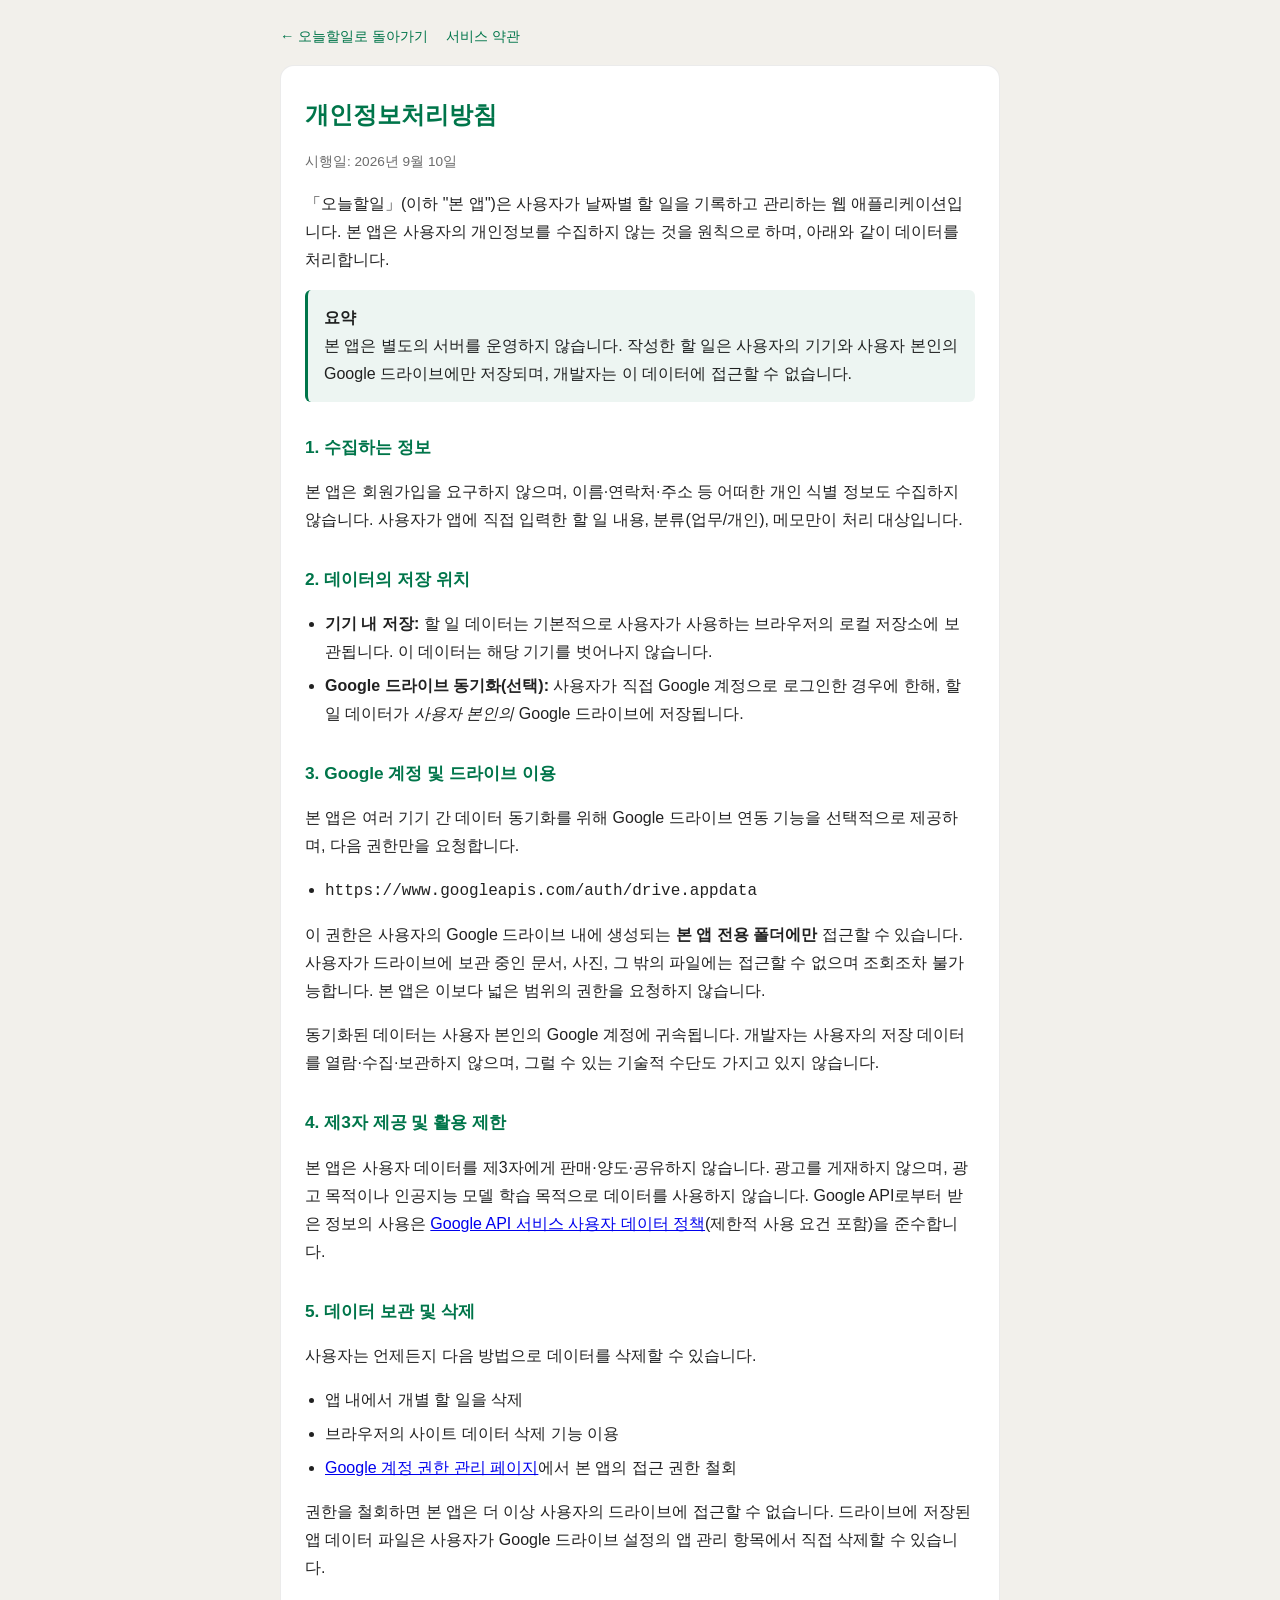
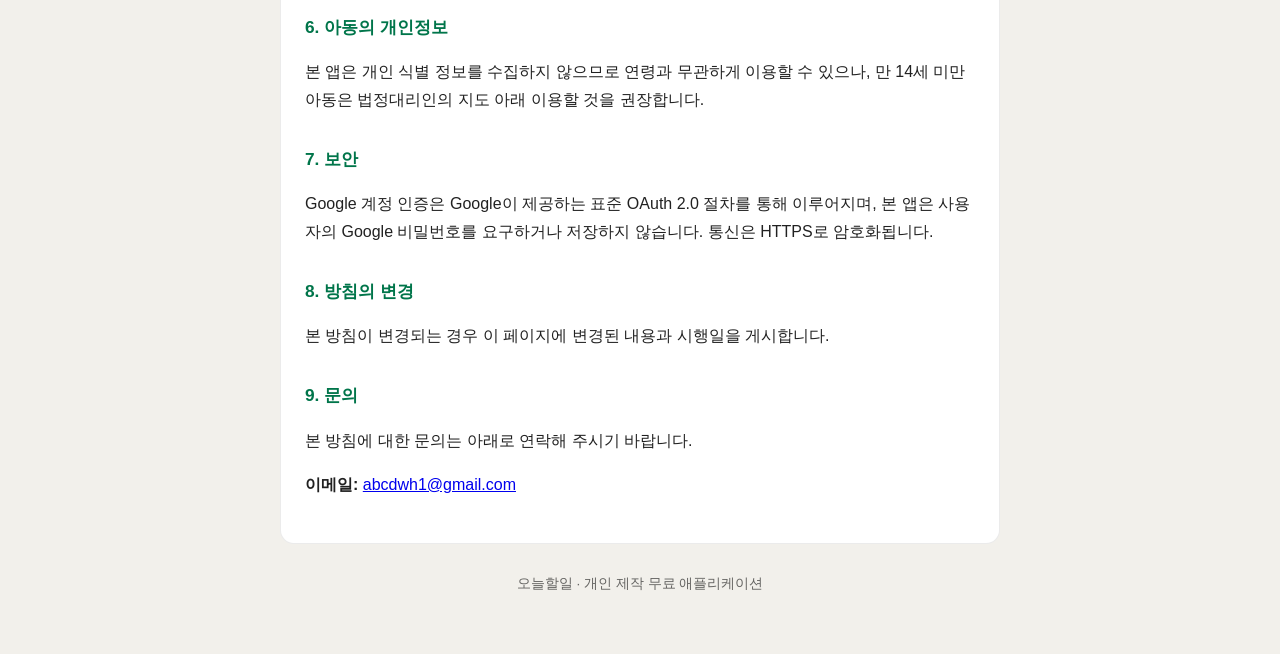
<file: privacy.html>
<!DOCTYPE html>
<html lang="ko">
<head>
<meta charset="UTF-8">
<meta name="viewport" content="width=device-width, initial-scale=1.0">
<title>개인정보처리방침 - 오늘할일</title>
<style>
  :root {
    --bg: #f2f0eb;
    --card: #ffffff;
    --border: rgba(0,0,0,0.08);
    --green: #00754A;
    --text: rgba(0,0,0,0.87);
    --muted: rgba(0,0,0,0.58);
  }
  * { box-sizing: border-box; }
  body {
    margin: 0;
    padding: 24px 16px 60px;
    background: var(--bg);
    color: var(--text);
    font-family: -apple-system, BlinkMacSystemFont, "Apple SD Gothic Neo", "Malgun Gothic", sans-serif;
    line-height: 1.75;
    font-size: 16px;
  }
  .wrap { max-width: 720px; margin: 0 auto; }
  .card {
    background: var(--card);
    border: 1px solid var(--border);
    border-radius: 14px;
    padding: 28px 24px;
  }
  h1 { font-size: 1.5rem; margin: 0 0 6px; color: var(--green); }
  h2 { font-size: 1.08rem; margin: 30px 0 8px; color: var(--green); }
  .updated { color: var(--muted); font-size: 0.85rem; margin-bottom: 4px; }
  p, li { color: var(--text); }
  ul { padding-left: 20px; }
  li { margin-bottom: 6px; }
  .highlight {
    background: rgba(0,117,74,0.07);
    border-left: 3px solid var(--green);
    border-radius: 6px;
    padding: 14px 16px;
    margin: 16px 0;
  }
  .nav { margin-bottom: 16px; font-size: 0.9rem; }
  .nav a { color: var(--green); text-decoration: none; margin-right: 14px; }
  .nav a:hover { text-decoration: underline; }
  footer { margin-top: 28px; color: var(--muted); font-size: 0.85rem; text-align: center; }
</style>
</head>
<body>
<div class="wrap">

  <div class="nav">
    <a href="./index.html">← 오늘할일로 돌아가기</a>
    <a href="./terms.html">서비스 약관</a>
  </div>

  <div class="card">
    <h1>개인정보처리방침</h1>
    <p class="updated">시행일: 2026년 9월 10일</p>

    <p>「오늘할일」(이하 "본 앱")은 사용자가 날짜별 할 일을 기록하고 관리하는 웹 애플리케이션입니다. 본 앱은 사용자의 개인정보를 수집하지 않는 것을 원칙으로 하며, 아래와 같이 데이터를 처리합니다.</p>

    <div class="highlight">
      <strong>요약</strong><br>
      본 앱은 별도의 서버를 운영하지 않습니다. 작성한 할 일은 사용자의 기기와 사용자 본인의 Google 드라이브에만 저장되며, 개발자는 이 데이터에 접근할 수 없습니다.
    </div>

    <h2>1. 수집하는 정보</h2>
    <p>본 앱은 회원가입을 요구하지 않으며, 이름·연락처·주소 등 어떠한 개인 식별 정보도 수집하지 않습니다. 사용자가 앱에 직접 입력한 할 일 내용, 분류(업무/개인), 메모만이 처리 대상입니다.</p>

    <h2>2. 데이터의 저장 위치</h2>
    <ul>
      <li><strong>기기 내 저장:</strong> 할 일 데이터는 기본적으로 사용자가 사용하는 브라우저의 로컬 저장소에 보관됩니다. 이 데이터는 해당 기기를 벗어나지 않습니다.</li>
      <li><strong>Google 드라이브 동기화(선택):</strong> 사용자가 직접 Google 계정으로 로그인한 경우에 한해, 할 일 데이터가 <em>사용자 본인의</em> Google 드라이브에 저장됩니다.</li>
    </ul>

    <h2>3. Google 계정 및 드라이브 이용</h2>
    <p>본 앱은 여러 기기 간 데이터 동기화를 위해 Google 드라이브 연동 기능을 선택적으로 제공하며, 다음 권한만을 요청합니다.</p>
    <ul>
      <li><code>https://www.googleapis.com/auth/drive.appdata</code></li>
    </ul>
    <p>이 권한은 사용자의 Google 드라이브 내에 생성되는 <strong>본 앱 전용 폴더에만</strong> 접근할 수 있습니다. 사용자가 드라이브에 보관 중인 문서, 사진, 그 밖의 파일에는 접근할 수 없으며 조회조차 불가능합니다. 본 앱은 이보다 넓은 범위의 권한을 요청하지 않습니다.</p>
    <p>동기화된 데이터는 사용자 본인의 Google 계정에 귀속됩니다. 개발자는 사용자의 저장 데이터를 열람·수집·보관하지 않으며, 그럴 수 있는 기술적 수단도 가지고 있지 않습니다.</p>

    <h2>4. 제3자 제공 및 활용 제한</h2>
    <p>본 앱은 사용자 데이터를 제3자에게 판매·양도·공유하지 않습니다. 광고를 게재하지 않으며, 광고 목적이나 인공지능 모델 학습 목적으로 데이터를 사용하지 않습니다. Google API로부터 받은 정보의 사용은 <a href="https://developers.google.com/terms/api-services-user-data-policy" target="_blank" rel="noopener">Google API 서비스 사용자 데이터 정책</a>(제한적 사용 요건 포함)을 준수합니다.</p>

    <h2>5. 데이터 보관 및 삭제</h2>
    <p>사용자는 언제든지 다음 방법으로 데이터를 삭제할 수 있습니다.</p>
    <ul>
      <li>앱 내에서 개별 할 일을 삭제</li>
      <li>브라우저의 사이트 데이터 삭제 기능 이용</li>
      <li><a href="https://myaccount.google.com/permissions" target="_blank" rel="noopener">Google 계정 권한 관리 페이지</a>에서 본 앱의 접근 권한 철회</li>
    </ul>
    <p>권한을 철회하면 본 앱은 더 이상 사용자의 드라이브에 접근할 수 없습니다. 드라이브에 저장된 앱 데이터 파일은 사용자가 Google 드라이브 설정의 앱 관리 항목에서 직접 삭제할 수 있습니다.</p>

    <h2>6. 아동의 개인정보</h2>
    <p>본 앱은 개인 식별 정보를 수집하지 않으므로 연령과 무관하게 이용할 수 있으나, 만 14세 미만 아동은 법정대리인의 지도 아래 이용할 것을 권장합니다.</p>

    <h2>7. 보안</h2>
    <p>Google 계정 인증은 Google이 제공하는 표준 OAuth 2.0 절차를 통해 이루어지며, 본 앱은 사용자의 Google 비밀번호를 요구하거나 저장하지 않습니다. 통신은 HTTPS로 암호화됩니다.</p>

    <h2>8. 방침의 변경</h2>
    <p>본 방침이 변경되는 경우 이 페이지에 변경된 내용과 시행일을 게시합니다.</p>

    <h2>9. 문의</h2>
    <p>본 방침에 대한 문의는 아래로 연락해 주시기 바랍니다.</p>
    <p><strong>이메일:</strong> <a href="mailto:abcdwh1@gmail.com">abcdwh1@gmail.com</a></p>
  </div>

  <footer>오늘할일 · 개인 제작 무료 애플리케이션</footer>

</div>
</body>
</html>
</file>
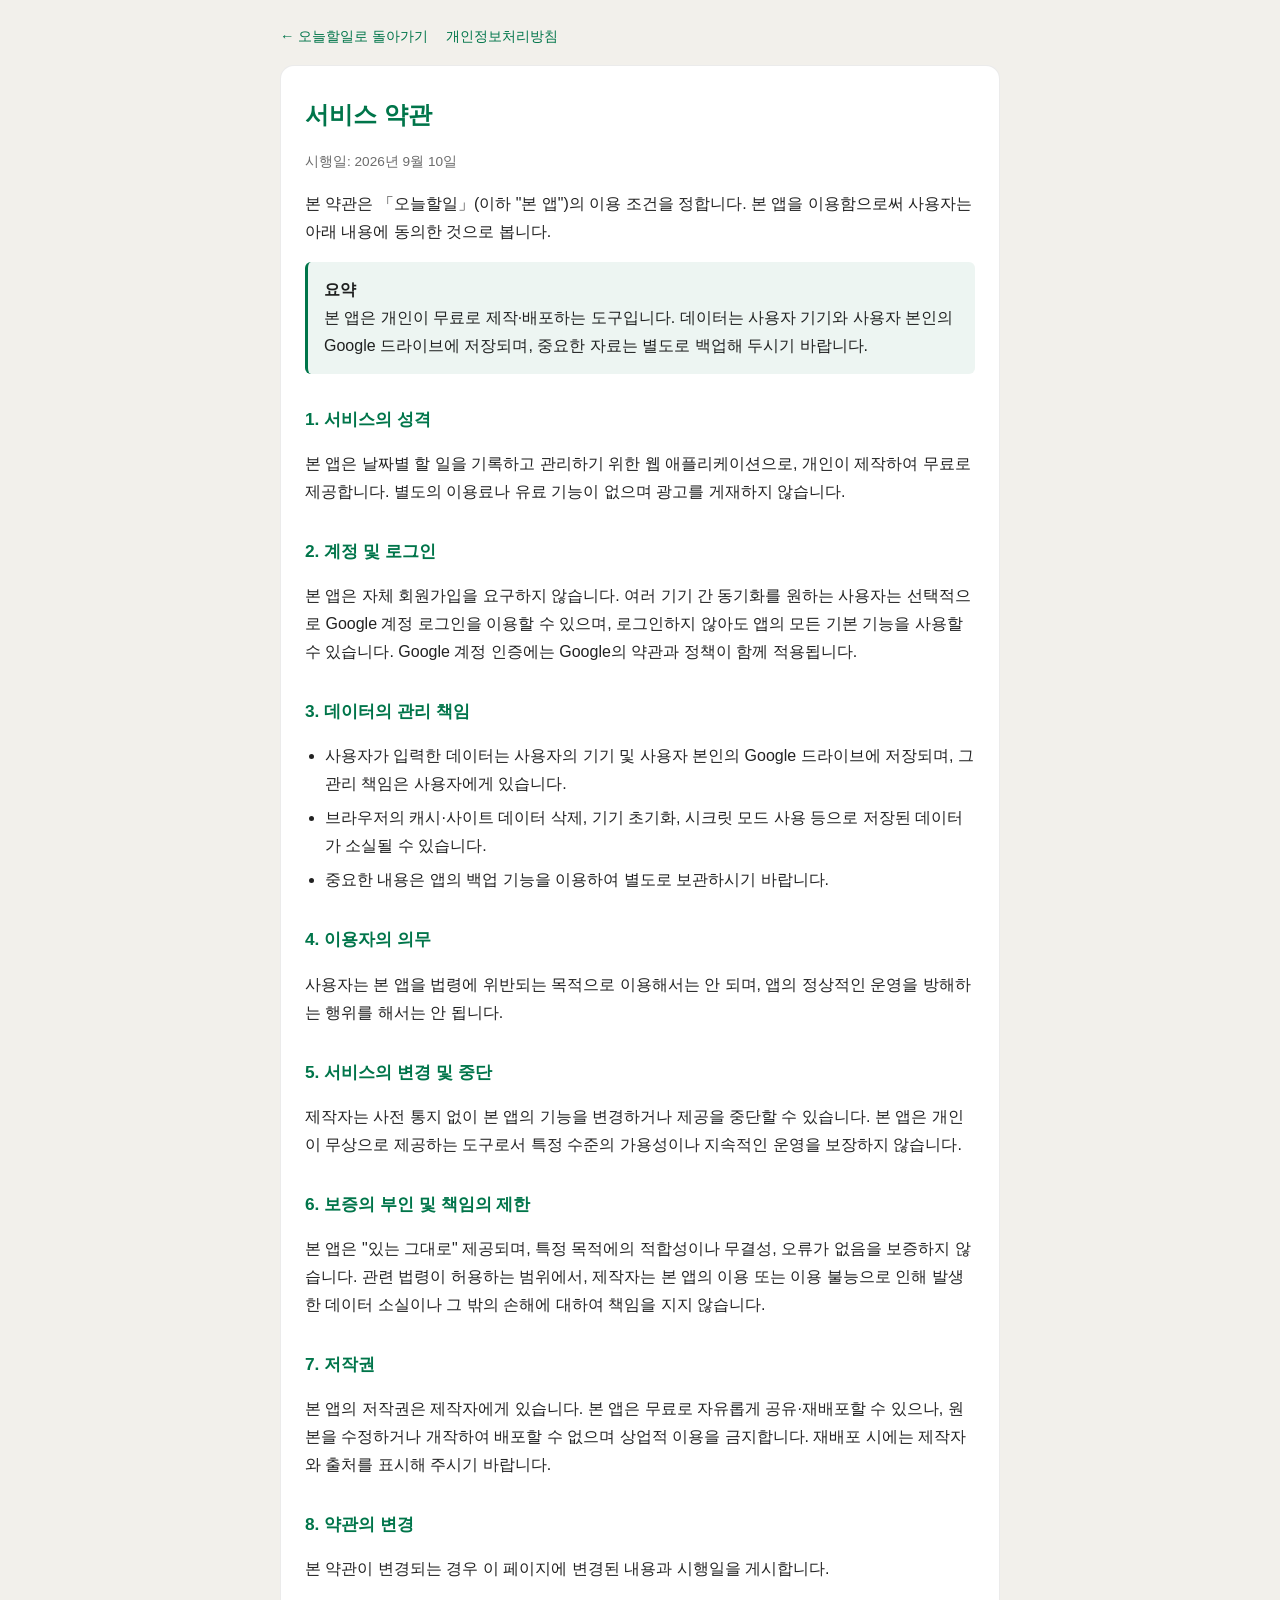
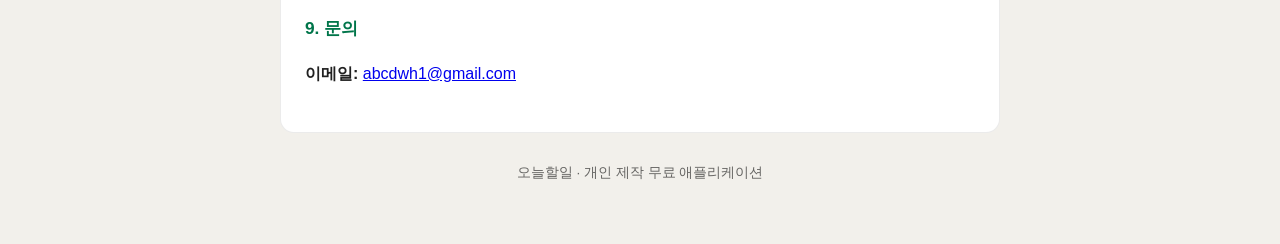
<file: terms.html>
<!DOCTYPE html>
<html lang="ko">
<head>
<meta charset="UTF-8">
<meta name="viewport" content="width=device-width, initial-scale=1.0">
<title>서비스 약관 - 오늘할일</title>
<style>
  :root {
    --bg: #f2f0eb;
    --card: #ffffff;
    --border: rgba(0,0,0,0.08);
    --green: #00754A;
    --text: rgba(0,0,0,0.87);
    --muted: rgba(0,0,0,0.58);
  }
  * { box-sizing: border-box; }
  body {
    margin: 0;
    padding: 24px 16px 60px;
    background: var(--bg);
    color: var(--text);
    font-family: -apple-system, BlinkMacSystemFont, "Apple SD Gothic Neo", "Malgun Gothic", sans-serif;
    line-height: 1.75;
    font-size: 16px;
  }
  .wrap { max-width: 720px; margin: 0 auto; }
  .card {
    background: var(--card);
    border: 1px solid var(--border);
    border-radius: 14px;
    padding: 28px 24px;
  }
  h1 { font-size: 1.5rem; margin: 0 0 6px; color: var(--green); }
  h2 { font-size: 1.08rem; margin: 30px 0 8px; color: var(--green); }
  .updated { color: var(--muted); font-size: 0.85rem; margin-bottom: 4px; }
  ul { padding-left: 20px; }
  li { margin-bottom: 6px; }
  .highlight {
    background: rgba(0,117,74,0.07);
    border-left: 3px solid var(--green);
    border-radius: 6px;
    padding: 14px 16px;
    margin: 16px 0;
  }
  .nav { margin-bottom: 16px; font-size: 0.9rem; }
  .nav a { color: var(--green); text-decoration: none; margin-right: 14px; }
  .nav a:hover { text-decoration: underline; }
  footer { margin-top: 28px; color: var(--muted); font-size: 0.85rem; text-align: center; }
</style>
</head>
<body>
<div class="wrap">

  <div class="nav">
    <a href="./index.html">← 오늘할일로 돌아가기</a>
    <a href="./privacy.html">개인정보처리방침</a>
  </div>

  <div class="card">
    <h1>서비스 약관</h1>
    <p class="updated">시행일: 2026년 9월 10일</p>

    <p>본 약관은 「오늘할일」(이하 "본 앱")의 이용 조건을 정합니다. 본 앱을 이용함으로써 사용자는 아래 내용에 동의한 것으로 봅니다.</p>

    <div class="highlight">
      <strong>요약</strong><br>
      본 앱은 개인이 무료로 제작·배포하는 도구입니다. 데이터는 사용자 기기와 사용자 본인의 Google 드라이브에 저장되며, 중요한 자료는 별도로 백업해 두시기 바랍니다.
    </div>

    <h2>1. 서비스의 성격</h2>
    <p>본 앱은 날짜별 할 일을 기록하고 관리하기 위한 웹 애플리케이션으로, 개인이 제작하여 무료로 제공합니다. 별도의 이용료나 유료 기능이 없으며 광고를 게재하지 않습니다.</p>

    <h2>2. 계정 및 로그인</h2>
    <p>본 앱은 자체 회원가입을 요구하지 않습니다. 여러 기기 간 동기화를 원하는 사용자는 선택적으로 Google 계정 로그인을 이용할 수 있으며, 로그인하지 않아도 앱의 모든 기본 기능을 사용할 수 있습니다. Google 계정 인증에는 Google의 약관과 정책이 함께 적용됩니다.</p>

    <h2>3. 데이터의 관리 책임</h2>
    <ul>
      <li>사용자가 입력한 데이터는 사용자의 기기 및 사용자 본인의 Google 드라이브에 저장되며, 그 관리 책임은 사용자에게 있습니다.</li>
      <li>브라우저의 캐시·사이트 데이터 삭제, 기기 초기화, 시크릿 모드 사용 등으로 저장된 데이터가 소실될 수 있습니다.</li>
      <li>중요한 내용은 앱의 백업 기능을 이용하여 별도로 보관하시기 바랍니다.</li>
    </ul>

    <h2>4. 이용자의 의무</h2>
    <p>사용자는 본 앱을 법령에 위반되는 목적으로 이용해서는 안 되며, 앱의 정상적인 운영을 방해하는 행위를 해서는 안 됩니다.</p>

    <h2>5. 서비스의 변경 및 중단</h2>
    <p>제작자는 사전 통지 없이 본 앱의 기능을 변경하거나 제공을 중단할 수 있습니다. 본 앱은 개인이 무상으로 제공하는 도구로서 특정 수준의 가용성이나 지속적인 운영을 보장하지 않습니다.</p>

    <h2>6. 보증의 부인 및 책임의 제한</h2>
    <p>본 앱은 "있는 그대로" 제공되며, 특정 목적에의 적합성이나 무결성, 오류가 없음을 보증하지 않습니다. 관련 법령이 허용하는 범위에서, 제작자는 본 앱의 이용 또는 이용 불능으로 인해 발생한 데이터 소실이나 그 밖의 손해에 대하여 책임을 지지 않습니다.</p>

    <h2>7. 저작권</h2>
    <p>본 앱의 저작권은 제작자에게 있습니다. 본 앱은 무료로 자유롭게 공유·재배포할 수 있으나, 원본을 수정하거나 개작하여 배포할 수 없으며 상업적 이용을 금지합니다. 재배포 시에는 제작자와 출처를 표시해 주시기 바랍니다.</p>

    <h2>8. 약관의 변경</h2>
    <p>본 약관이 변경되는 경우 이 페이지에 변경된 내용과 시행일을 게시합니다.</p>

    <h2>9. 문의</h2>
    <p><strong>이메일:</strong> <a href="mailto:abcdwh1@gmail.com">abcdwh1@gmail.com</a></p>
  </div>

  <footer>오늘할일 · 개인 제작 무료 애플리케이션</footer>

</div>
</body>
</html>
</file>
